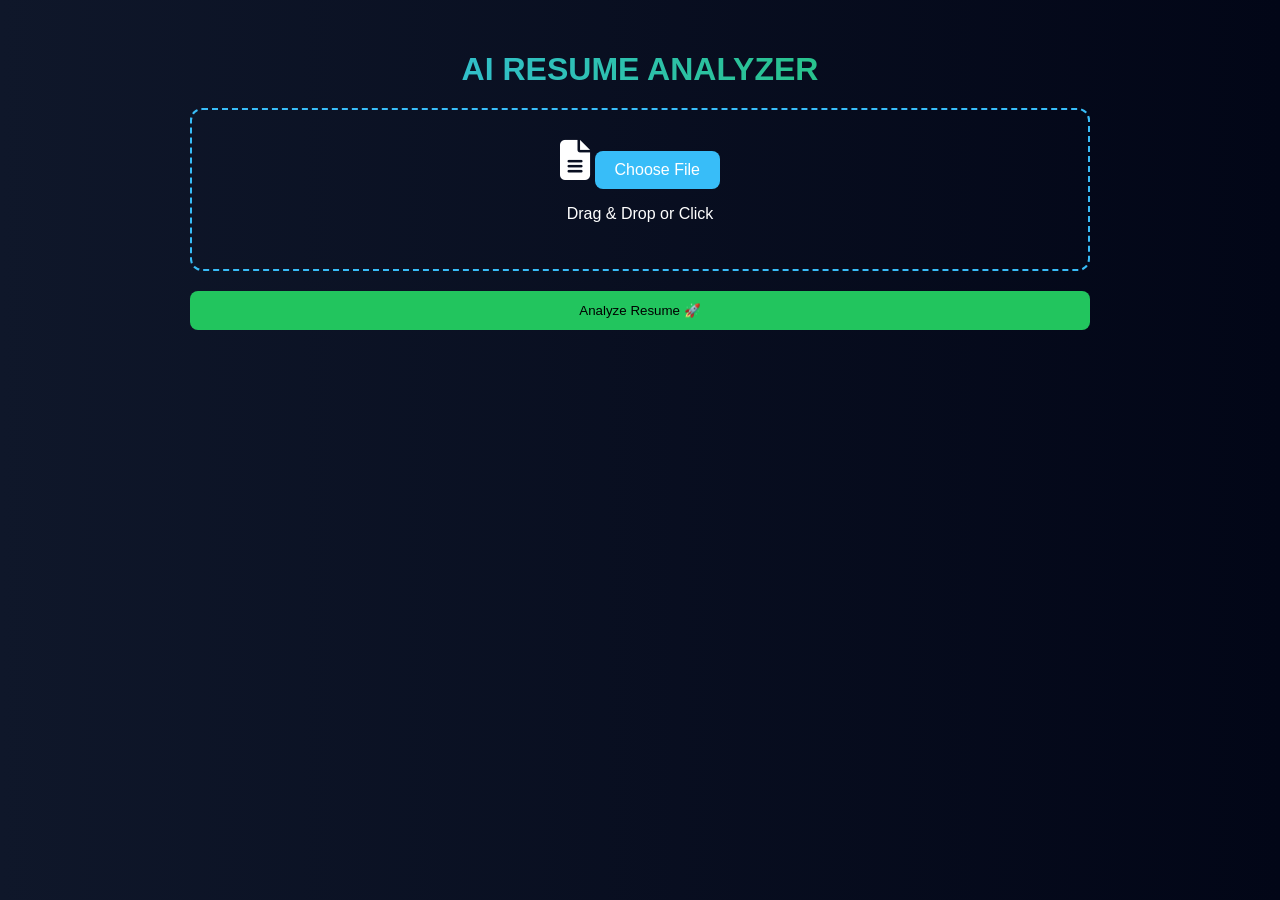
<file: gssoc2/index.html>
<!DOCTYPE html>
<html lang="en">
<head>
    <meta charset="UTF-8">
    <title>AI Resume Analyzer</title>
    <link rel="stylesheet" href="style.css">

    <link rel="stylesheet" href="https://cdnjs.cloudflare.com/ajax/libs/font-awesome/6.5.0/css/all.min.css">
</head>

<body>

<div class="container">

    <h1 class="title">AI RESUME ANALYZER</h1>

    <!-- UPLOAD -->
    <div class="upload-box">
        <i class="fa-solid fa-file-lines icon"></i>

        <label class="file-btn">
            Choose File
            <input type="file" id="resumeInput" hidden>
        </label>

        <p>Drag & Drop or Click</p>
    </div>

    <button id="analyzeBtn">Analyze Resume 🚀</button>

    <!-- ATS SCORE -->
    <div id="ats" class="card hidden">
        <h3>ATS Score</h3>

        <div class="progress-circle">
            <span>82%</span>
        </div>

        <div class="extra-info">
            <p>✔ Formatting Score: 80%</p>
            <p>✔ Keyword Match: 75%</p>
        </div>
    </div>

    <!-- LOWER SECTION -->
    <div class="bottom-section hidden" id="bottomSection">

        <!-- KEYWORDS -->
        <div class="card">
            <h3>Keywords Match</h3>

            <div class="keyword-item">
                <span>Python</span>
                <div class="bar"><div style="width: 90%"></div></div>
            </div>

            <div class="keyword-item">
                <span>Machine Learning</span>
                <div class="bar"><div style="width: 75%"></div></div>
            </div>

            <div class="keyword-item">
                <span>Data Analysis</span>
                <div class="bar"><div style="width: 65%"></div></div>
            </div>
        </div>

        <!-- SUGGESTIONS -->
        <div class="card">
            <h3><i class="fa-solid fa-lightbulb"></i> Suggestions</h3>

            <div class="suggestion">
                <i class="fa-solid fa-check"></i>
                <p>Add more projects</p>
            </div>

            <div class="suggestion">
                <i class="fa-solid fa-check"></i>
                <p>Improve formatting</p>
            </div>

            <div class="suggestion">
                <i class="fa-solid fa-check"></i>
                <p>Use action verbs</p>
            </div>
        </div>

    </div>

</div>

<script src="script.js"></script>
</body>
</html>
</file>
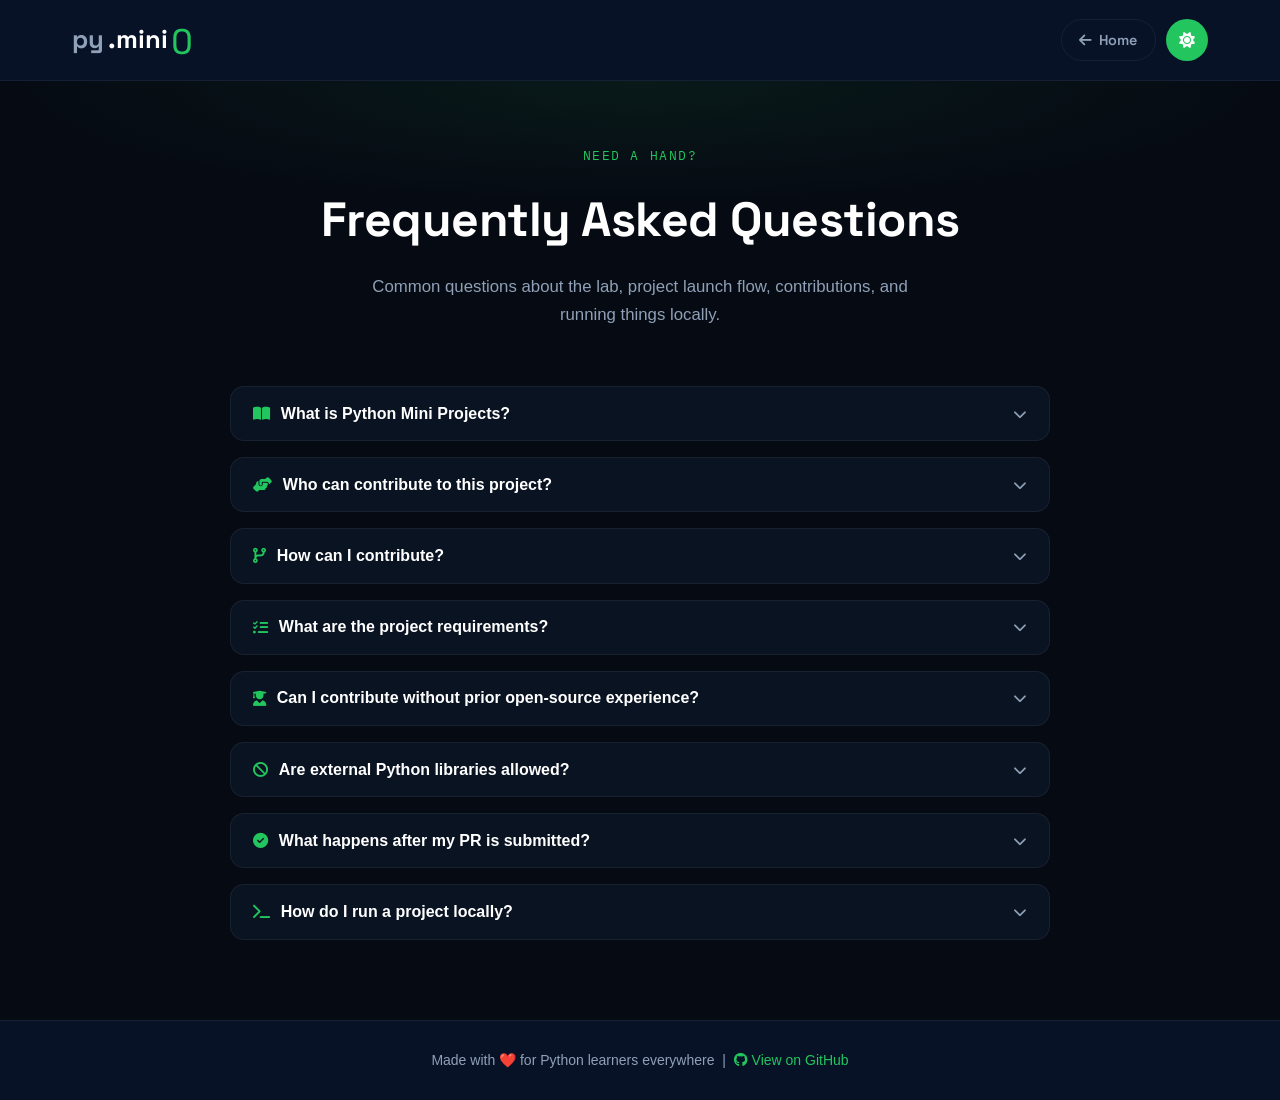
<file: web-app/faq.html>
<!DOCTYPE html>
<html lang="en">
<head>
    <meta charset="UTF-8">
    <meta name="viewport" content="width=device-width, initial-scale=1.0">
    <meta name="description" content="Frequently Asked Questions about Python Mini Projects — contributions, requirements, GSSoC participation, and running projects locally.">
    <meta name="color-scheme" content="dark light">
    <meta id="themeColorMeta" name="theme-color" content="#0f172a">
    <meta property="og:type" content="website">
    <meta property="og:url" content="https://steam-bell-92.github.io/python-mini-project/faq.html">
    <meta property="og:title" content="FAQ - Python Mini Projects">
    <meta property="og:description" content="Frequently Asked Questions about Python Mini Projects — contributions, requirements, GSSoC participation, and running projects locally.">
    <meta property="og:site_name" content="py.mini() lab">
    <meta name="twitter:card" content="summary_large_image">
    <meta name="twitter:url" content="https://steam-bell-92.github.io/python-mini-project/faq.html">
    <meta name="twitter:title" content="FAQ - Python Mini Projects">
    <meta name="twitter:description" content="Frequently Asked Questions about Python Mini Projects — contributions, requirements, GSSoC participation, and running projects locally.">
    <link rel="canonical" href="https://steam-bell-92.github.io/python-mini-project/faq.html">
    <title>FAQ - Python Mini Projects</title>
    <link rel="icon" href="assets/favicon.svg" type="image/svg+xml">
    <script type="application/ld+json">
    {"@context":"https://schema.org","@type":"FAQPage","name":"FAQ - py.mini() Lab","url":"https://steam-bell-92.github.io/python-mini-project/faq.html","publisher":{"@type":"Organization","name":"py.mini() lab"}}
    </script>
    <link rel="preconnect" href="https://fonts.googleapis.com">
    <link rel="preconnect" href="https://fonts.gstatic.com" crossorigin>
    <link href="https://fonts.googleapis.com/css2?family=IBM+Plex+Mono:wght@400;600&family=Space+Grotesk:wght@600;700&display=swap" rel="stylesheet">
    <link rel="stylesheet" href="https://cdnjs.cloudflare.com/ajax/libs/font-awesome/6.4.0/css/all.min.css">
    <style>
        :root {
            --bg-main:#060b13; --bg-card:#0a1322; --bg-header:#071227;
            --text-primary:#ffffff; --text-muted:#8fa0b7;
            --accent:#22c55e; --accent-dim:rgba(34,197,94,.12);
            --border:rgba(255,255,255,.06); --code-bg:#0d1b2a;
        }
        html[data-theme="light"] {
            --bg-main:#f8fafc; --bg-card:#ffffff; --bg-header:#ffffff;
            --text-primary:#0f172a; --text-muted:#475569;
            --accent:#16a34a; --accent-dim:rgba(22,163,74,.1);
            --border:#e2e8f0; --code-bg:#f1f5f9;
        }
        *,*::before,*::after{box-sizing:border-box;margin:0;padding:0}
        body{background:var(--bg-main);color:var(--text-primary);font-family:'Segoe UI',Roboto,sans-serif;line-height:1.7;transition:background .3s,color .3s}

        /* Header */
        .faq-header{background:var(--bg-header);border-bottom:1px solid var(--border);position:sticky;top:0;z-index:1000;transition:background .3s,border-color .3s}
        .header-inner{max-width:1200px;margin:0 auto;padding:0 2rem;height:80px;display:flex;justify-content:space-between;align-items:center;gap:1rem}
        .logo-wrap{display:flex;align-items:center;gap:4px;text-decoration:none;font-family:'Space Grotesk',sans-serif;font-size:1.6rem;font-weight:700}
        .logo-py{color:var(--text-muted)} .logo-mini{color:var(--text-primary)} .logo-parens{color:var(--accent)}
        .header-controls{display:flex;align-items:center;gap:10px}
        .btn-back,.btn-theme{height:42px;display:inline-flex;align-items:center;justify-content:center;border-radius:50px;cursor:pointer;font-family:'Space Grotesk',sans-serif;font-weight:600;font-size:.9rem;transition:all .2s ease;text-decoration:none;border:1px solid var(--border)}
        .btn-back{padding:0 1.1rem;background:transparent;color:var(--text-muted);gap:.45rem}
        .btn-back:hover{color:var(--accent);border-color:var(--accent);transform:translateY(-1px)}
        .btn-theme{width:42px;background:var(--accent);color:#fff;border-color:transparent;font-size:1rem}
        .btn-theme:hover{transform:translateY(-2px) scale(1.07)}

        /* Hero */
        .faq-hero{text-align:center;padding:4rem 1rem 2.5rem;position:relative}
        .faq-hero::before{content:'';position:absolute;inset:0;background:radial-gradient(ellipse 70% 60% at 50% 0%,rgba(34,197,94,.08) 0%,transparent 70%);pointer-events:none}
        .hero-kicker{font-family:'IBM Plex Mono',monospace;font-size:.82rem;color:var(--accent);letter-spacing:.12em;text-transform:uppercase;margin-bottom:.75rem}
        .hero-title{font-family:'Space Grotesk',sans-serif;font-size:clamp(2rem,5vw,3rem);font-weight:700;letter-spacing:-.5px;margin-bottom:.75rem}
        .hero-sub{color:var(--text-muted);font-size:1.05rem;max-width:540px;margin:0 auto}

        /* Main */
        .faq-main{max-width:860px;margin:0 auto;padding:1rem 1.25rem 5rem}
        .faq-grid{display:grid;gap:1rem}

        /* Cards */
        .faq-card{background:var(--bg-card);border:1px solid var(--border);border-radius:14px;overflow:hidden;transition:border-color .2s,box-shadow .2s}
        .faq-card:hover{border-color:rgba(34,197,94,.3);box-shadow:0 4px 20px rgba(34,197,94,.07)}
        .faq-card.open{border-color:var(--accent)}
        .faq-trigger{width:100%;display:flex;align-items:center;justify-content:space-between;gap:1rem;padding:1.1rem 1.4rem;background:transparent;border:none;cursor:pointer;text-align:left;color:var(--text-primary);font-size:1rem;font-weight:600;font-family:inherit;transition:background .2s}
        .faq-trigger:hover{background:var(--accent-dim)}
        .faq-card.open .faq-trigger{background:var(--accent-dim)}
        .faq-label{display:flex;align-items:center;gap:.65rem}
        .faq-label i{color:var(--accent);font-size:.95rem;flex-shrink:0}
        .faq-icon i{color:var(--text-muted);transition:transform .3s ease;font-size:.85rem;flex-shrink:0}
        .faq-card.open .faq-icon i{transform:rotate(180deg);color:var(--accent)}
        .faq-panel{max-height:0;overflow:hidden;transition:max-height .35s ease,padding .25s ease;padding:0 1.4rem}
        .faq-card.open .faq-panel{max-height:600px;padding:0 1.4rem 1.2rem}
        .faq-panel p{color:var(--text-muted);font-size:.97rem;margin-bottom:.75rem}
        .faq-panel p:last-child{margin-bottom:0}
        .faq-panel ul{color:var(--text-muted);font-size:.97rem;padding-left:1.4rem;margin-bottom:.75rem}
        .faq-panel li{margin-bottom:.35rem}
        .faq-panel pre{background:var(--code-bg);border:1px solid var(--border);border-left:3px solid var(--accent);border-radius:8px;padding:.75rem 1rem;margin:.6rem 0;overflow-x:auto}
        .faq-panel code{font-family:'IBM Plex Mono',monospace;font-size:.85rem;color:var(--accent)}

        /* Footer */
        .faq-footer{background:var(--bg-header);border-top:1px solid var(--border);text-align:center;padding:1.75rem 1rem;font-size:.875rem;color:var(--text-muted);transition:background .3s,border-color .3s}
        .faq-footer a{color:var(--accent);text-decoration:none;transition:opacity .2s}
        .faq-footer a:hover{opacity:.75}

        @media(max-width:600px){
            .header-inner{padding:0 1rem;height:68px}
            .logo-wrap{font-size:1.3rem}
            .btn-back span{display:none}
        }
    </style>
</head>
<body>

    <header class="faq-header">
        <div class="header-inner">
            <a href="index.html" class="logo-wrap">
                <span class="logo-py">py</span>
                <span class="logo-mini">.mini</span>
                <span class="logo-parens">()</span>
            </a>
            <div class="header-controls">
                <a href="index.html" class="btn-back">
                    <i class="fas fa-arrow-left"></i>
                    <span>Home</span>
                </a>
                <button type="button" class="btn-theme" id="themeToggle" aria-label="Toggle theme">
                    <i class="fas fa-sun" id="themeIcon"></i>
                </button>
            </div>
        </div>
    </header>

    <div class="faq-hero">
        <p class="hero-kicker">Need a hand?</p>
        <h1 class="hero-title">Frequently Asked Questions</h1>
        <p class="hero-sub">Common questions about the lab, project launch flow, contributions, and running things locally.</p>
    </div>

    <main class="faq-main">
        <div class="faq-grid">

            <article class="faq-card">
                <button class="faq-trigger" aria-expanded="false" aria-controls="faq-panel-1" id="faq-button-1">
                    <span class="faq-label"><i class="fas fa-book-open" aria-hidden="true"></i> What is Python Mini Projects?</span>
                    <span class="faq-icon"><i class="fas fa-chevron-down" aria-hidden="true"></i></span>
                </button>
                <div id="faq-panel-1" class="faq-panel" role="region" aria-labelledby="faq-button-1">
                    <p>Python Mini Projects is a GSSoC-approved open-source project designed to make learning Python fun, practical, and beginner-friendly through interactive mini projects.</p>
                    <p>Perfect for students, beginners, and anyone who wants to build fun projects while learning Python.</p>
                </div>
            </article>

            <article class="faq-card">
                <button class="faq-trigger" aria-expanded="false" aria-controls="faq-panel-2" id="faq-button-2">
                    <span class="faq-label"><i class="fas fa-hands-helping" aria-hidden="true"></i> Who can contribute to this project?</span>
                    <span class="faq-icon"><i class="fas fa-chevron-down" aria-hidden="true"></i></span>
                </button>
                <div id="faq-panel-2" class="faq-panel" role="region" aria-labelledby="faq-button-2">
                    <p>Currently, contributions are open only to officially approved GSSoC participants.</p>
                </div>
            </article>

            <article class="faq-card">
                <button class="faq-trigger" aria-expanded="false" aria-controls="faq-panel-3" id="faq-button-3">
                    <span class="faq-label"><i class="fas fa-code-branch" aria-hidden="true"></i> How can I contribute?</span>
                    <span class="faq-icon"><i class="fas fa-chevron-down" aria-hidden="true"></i></span>
                </button>
                <div id="faq-panel-3" class="faq-panel" role="region" aria-labelledby="faq-button-3">
                    <p>You can:</p>
                    <ul>
                        <li>work on existing issues</li>
                        <li>create a new issue (after checking for duplicates)</li>
                        <li>comment under the issue to get assigned</li>
                    </ul>
                    <p>A project admin will review and assign the issue.</p>
                </div>
            </article>

            <article class="faq-card">
                <button class="faq-trigger" aria-expanded="false" aria-controls="faq-panel-4" id="faq-button-4">
                    <span class="faq-label"><i class="fas fa-list-check" aria-hidden="true"></i> What are the project requirements?</span>
                    <span class="faq-icon"><i class="fas fa-chevron-down" aria-hidden="true"></i></span>
                </button>
                <div id="faq-panel-4" class="faq-panel" role="region" aria-labelledby="faq-button-4">
                    <ul>
                        <li>Python 3.10+</li>
                        <li>Standard library only (no external dependencies)</li>
                        <li>Zero setup required</li>
                        <li>Cross-platform support (Windows, macOS, Linux)</li>
                    </ul>
                </div>
            </article>

            <article class="faq-card">
                <button class="faq-trigger" aria-expanded="false" aria-controls="faq-panel-5" id="faq-button-5">
                    <span class="faq-label"><i class="fas fa-user-graduate" aria-hidden="true"></i> Can I contribute without prior open-source experience?</span>
                    <span class="faq-icon"><i class="fas fa-chevron-down" aria-hidden="true"></i></span>
                </button>
                <div id="faq-panel-5" class="faq-panel" role="region" aria-labelledby="faq-button-5">
                    <p>Yes. This project is beginner-friendly and a great place to start contributing to open source.</p>
                </div>
            </article>

            <article class="faq-card">
                <button class="faq-trigger" aria-expanded="false" aria-controls="faq-panel-6" id="faq-button-6">
                    <span class="faq-label"><i class="fas fa-ban" aria-hidden="true"></i> Are external Python libraries allowed?</span>
                    <span class="faq-icon"><i class="fas fa-chevron-down" aria-hidden="true"></i></span>
                </button>
                <div id="faq-panel-6" class="faq-panel" role="region" aria-labelledby="faq-button-6">
                    <p>No. Only Python standard libraries are allowed in this project.</p>
                </div>
            </article>

            <article class="faq-card">
                <button class="faq-trigger" aria-expanded="false" aria-controls="faq-panel-7" id="faq-button-7">
                    <span class="faq-label"><i class="fas fa-check-circle" aria-hidden="true"></i> What happens after my PR is submitted?</span>
                    <span class="faq-icon"><i class="fas fa-chevron-down" aria-hidden="true"></i></span>
                </button>
                <div id="faq-panel-7" class="faq-panel" role="region" aria-labelledby="faq-button-7">
                    <p>After your PR is reviewed and merged, your contribution points will be updated on your GSSoC profile within approximately 20–24 hours.</p>
                </div>
            </article>

            <article class="faq-card">
                <button class="faq-trigger" aria-expanded="false" aria-controls="faq-panel-8" id="faq-button-8">
                    <span class="faq-label"><i class="fas fa-terminal" aria-hidden="true"></i> How do I run a project locally?</span>
                    <span class="faq-icon"><i class="fas fa-chevron-down" aria-hidden="true"></i></span>
                </button>
                <div id="faq-panel-8" class="faq-panel" role="region" aria-labelledby="faq-button-8">
                    <p>Clone the repository:</p>
                    <pre><code>git clone https://github.com/YOUR_USERNAME/python-mini-project.git</code></pre>
                    <p>Then serve it:</p>
                    <pre><code>cd web-app
python -m http.server 5500</code></pre>
                    <p>Or with Node.js live-server:</p>
                    <pre><code>npm install -g live-server
cd web-app
live-server</code></pre>
                </div>
            </article>

        </div>
    </main>

    <footer class="faq-footer">
        <p>Made with ❤️ for Python learners everywhere &nbsp;|&nbsp;
            <a href="https://github.com/steam-bell-92/python-mini-project" target="_blank" rel="noopener noreferrer">
                <i class="fab fa-github"></i> View on GitHub
            </a>
        </p>
    </footer>

    <script>
        const html      = document.documentElement;
        const themeBtn  = document.getElementById('themeToggle');
        const themeIcon = document.getElementById('themeIcon');

        function applyTheme(t) {
            if (t === 'light') {
                html.setAttribute('data-theme', 'light');
                themeIcon.className = 'fas fa-moon';
                themeBtn.setAttribute('aria-label', 'Switch to dark mode');
            } else {
                html.removeAttribute('data-theme');
                themeIcon.className = 'fas fa-sun';
                themeBtn.setAttribute('aria-label', 'Switch to light mode');
            }
            localStorage.setItem('theme', t);
        }

        applyTheme(localStorage.getItem('theme') || 'dark');
        themeBtn.addEventListener('click', () => {
            applyTheme(html.getAttribute('data-theme') === 'light' ? 'dark' : 'light');
        });

        function closeAll() {
            document.querySelectorAll('.faq-card.open').forEach(card => {
                card.classList.remove('open');
                card.querySelector('.faq-trigger').setAttribute('aria-expanded', 'false');
            });
        }

        document.querySelectorAll('.faq-trigger').forEach(btn => {
            btn.addEventListener('click', () => {
                const card   = btn.closest('.faq-card');
                const isOpen = card.classList.contains('open');
                closeAll();
                if (!isOpen) {
                    card.classList.add('open');
                    btn.setAttribute('aria-expanded', 'true');
                }
            });
            btn.addEventListener('keydown', e => {
                if (e.key === 'Enter' || e.key === ' ') { e.preventDefault(); btn.click(); }
            });
        });
    </script>

</body>
</html>
</file>
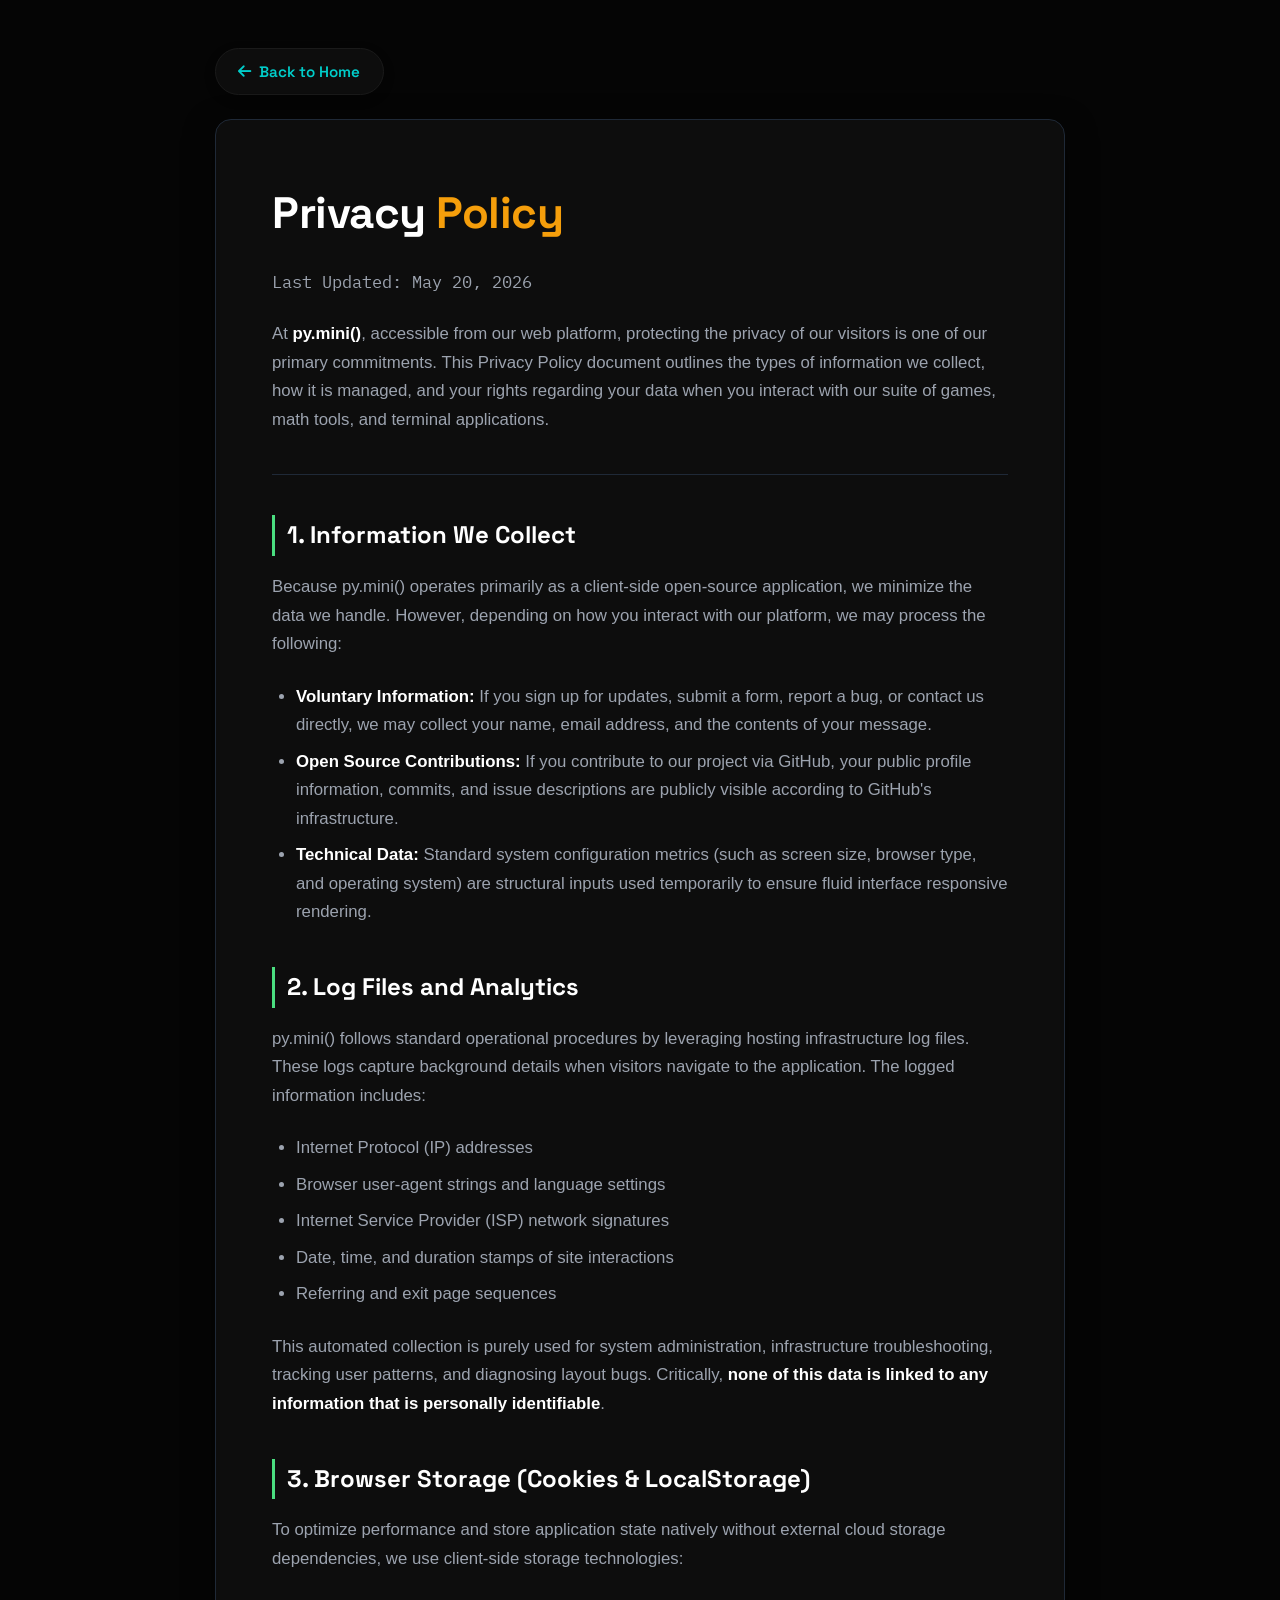
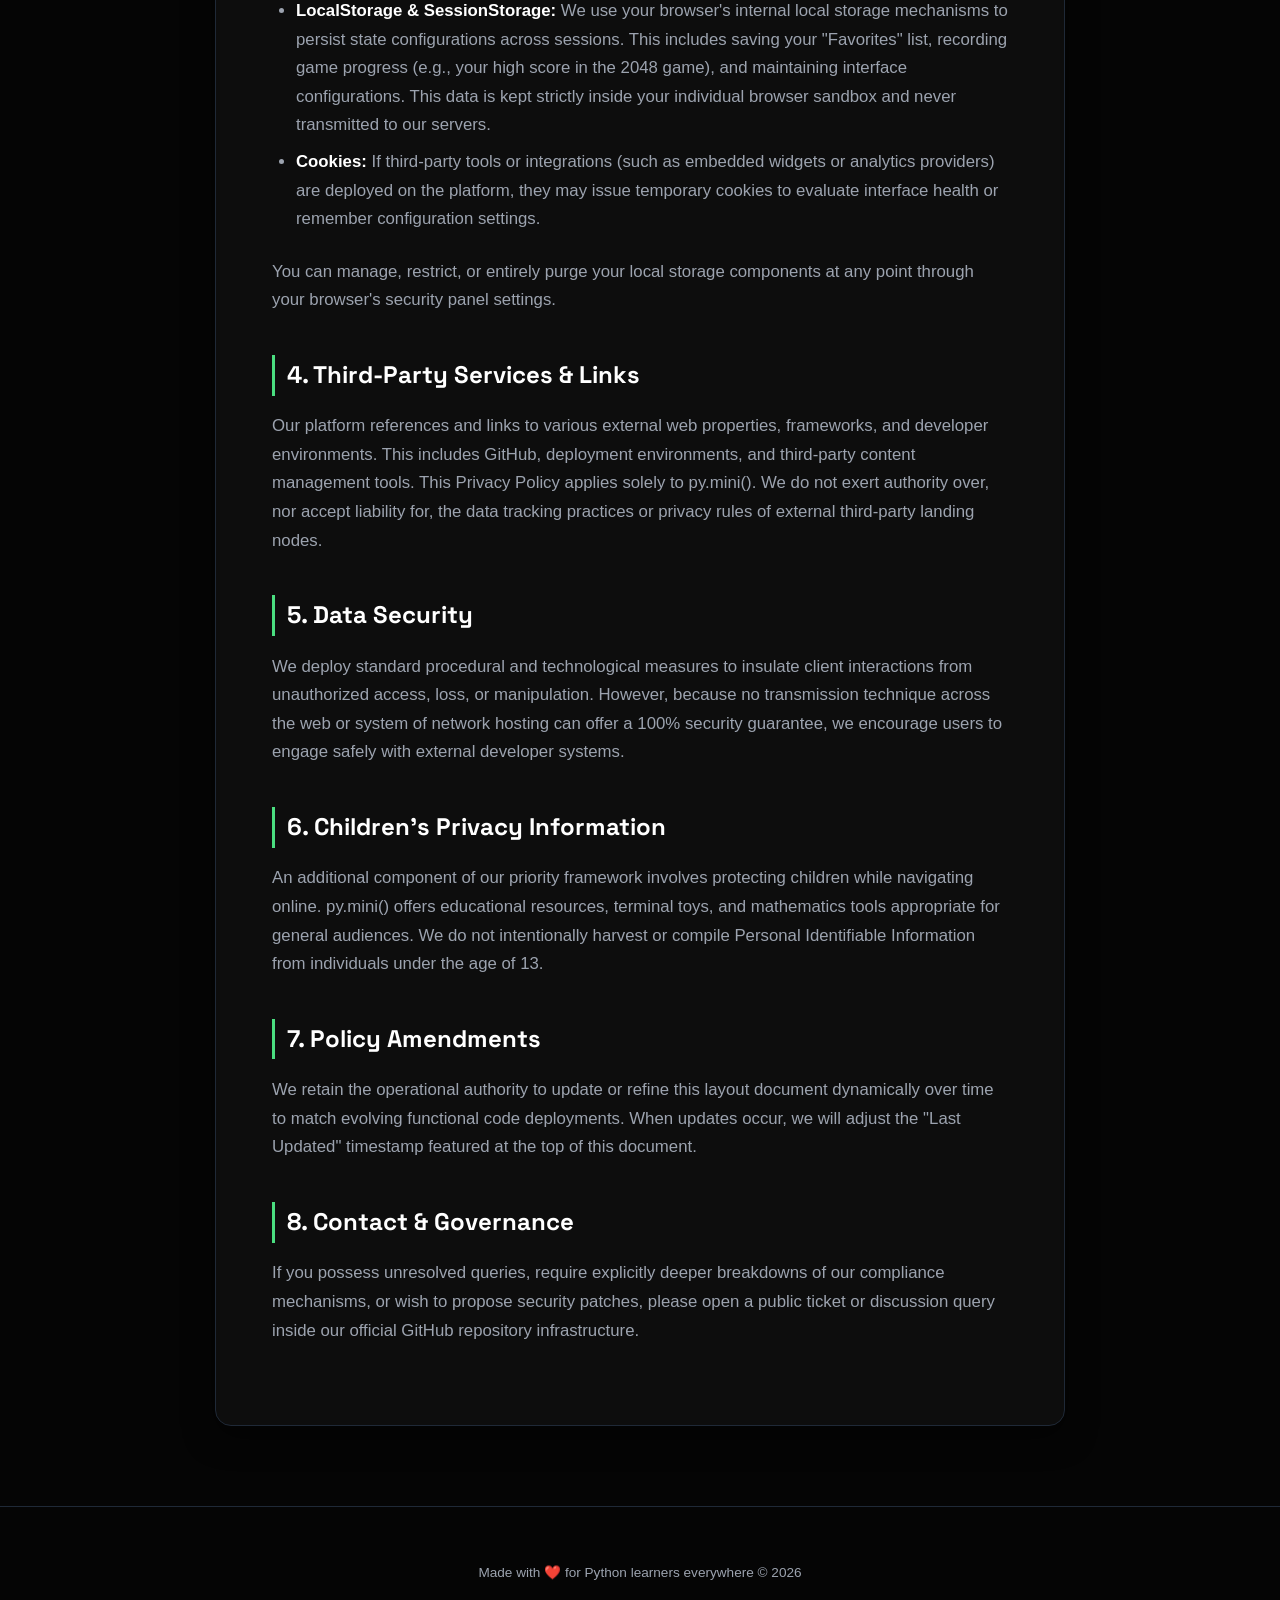
<file: web-app/privacy-policy.html>
<!DOCTYPE html>
<html lang="en">
<head>
    <meta charset="UTF-8">
    <meta name="viewport" content="width=device-width, initial-scale=1.0">
    <meta name="description" content="Read the Privacy Policy of py.mini(). Learn how we protect user privacy, minimize data tracking, and store state natively in local storage.">
    
    <meta property="og:type" content="website">
    <meta property="og:url" content="https://steam-bell-92.github.io/python-mini-project/privacy-policy.html">
    <meta property="og:title" content="Privacy Policy - py.mini() Lab">
    <meta property="og:description" content="Read the Privacy Policy of py.mini(). Learn how we protect user privacy, minimize data tracking, and store state natively in local storage.">
    <meta property="og:site_name" content="py.mini() lab">

    <meta name="twitter:card" content="summary_large_image">
    <meta name="twitter:url" content="https://steam-bell-92.github.io/python-mini-project/privacy-policy.html">
    <meta name="twitter:title" content="Privacy Policy - py.mini() Lab">
    <meta name="twitter:description" content="Read the Privacy Policy of py.mini(). Learn how we protect user privacy, minimize data tracking, and store state natively in local storage.">
    <link rel="canonical" href="https://steam-bell-92.github.io/python-mini-project/privacy-policy.html">

    <title>Privacy Policy - py.mini() Lab</title>
    <link rel="icon" href="assets/favicon.svg" type="image/svg+xml">
    
    <script type="application/ld+json">
    {
      "@context": "https://schema.org",
      "@type": "WebPage",
      "name": "Privacy Policy - py.mini() Lab",
      "description": "Read the Privacy Policy of py.mini(). Learn how we protect user privacy, minimize data tracking, and store state natively in local storage.",
      "url": "https://steam-bell-92.github.io/python-mini-project/privacy-policy.html",
      "publisher": {
        "@type": "Organization",
                "name": "py.mini() lab"
      }
    }
    </script>

    <link rel="preconnect" href="https://fonts.googleapis.com">
    <link rel="preconnect" href="https://fonts.gstatic.com" crossorigin>
    <link href="https://fonts.googleapis.com/css2?family=IBM+Plex+Mono:wght@400;600&family=Space+Grotesk:wght@600;700&display=swap" rel="stylesheet">
    <link rel="stylesheet" href="https://cdnjs.cloudflare.com/ajax/libs/font-awesome/6.4.0/css/all.min.css">

    <style>
        /* ==========================================================================
           COLOR TOKENS & ROOT STYLES
           ========================================================================== */
        :root {
            --bg-main: #050505;       
            --bg-card: #0d0d0d;       
            --text-primary: #ffffff;
            --text-muted: #9ca3af;    
            --accent-green: #4ade80;  
            --accent-orange: #f59e0b; 
            --accent-cyan: #00cecb;    /* Specific Cyan tint from the target image */
            --border-color: #1f2937;  
            --header-bg: #050505;
            --btn-bg: #0d0d0d;
            --btn-border: #1a1a1a;
        }

        /* ==========================================================================
           DYNAMIC LIGHT THEME STATE
           ========================================================================== */
        html[data-theme="light"], body.light-mode {
            --bg-main: #f8fafc;       
            --bg-card: #ffffff;       
            --text-primary: #0f172a;  
            --text-muted: #475569;    
            --border-color: #e2e8f0;  
            --accent-green: #16a34a;  
            --accent-orange: #d97706;
            --accent-cyan: #008482;
            --header-bg: #ffffff;
            --btn-bg: #ffffff;
            --btn-border: #e2e8f0;
        }

        body {
            background-color: var(--bg-main);
            color: var(--text-primary);
            font-family: 'Segoe UI', Roboto, sans-serif;
            margin: 0;
            padding: 0;
            line-height: 1.7;
            transition: background-color 0.3s ease, color 0.3s ease;
        }

        .logo-py { color: var(--accent-orange); } 
        .logo-mini { color: var(--text-primary); }
        .logo-parens { color: var(--accent-green); }

        .controls-row {
            display: flex;
            align-items: center;
            gap: 14px;
        }

        .theme-toggle-btn {
            width: 48px;
            height: 48px;
            display: inline-flex;
            align-items: center;
            justify-content: center;
            border-radius: 50px;
            cursor: pointer;
            transition: all 0.25s ease;
            border: none;
            background: var(--accent-green);
            color: #050505; 
            font-size: 1.1rem;
        }

        html[data-theme="light"] .theme-toggle-btn, body.light-mode .theme-toggle-btn {
            color: #ffffff;
        }

        .theme-toggle-btn:hover {
            transform: translateY(-2px) scale(1.05);
        }

        /* ==========================================================================
           MAIN CONTENT AND NEW PILL BACK BUTTON
           ========================================================================== */
        .privacy-wrapper {
            padding: 3rem 1rem 5rem 1rem;
            display: flex;
            flex-direction: column;
            align-items: center;
        }

        .content-container {
            max-width: 850px;
            width: 100%;
            display: flex;
            flex-direction: column;
            gap: 1.5rem;
        }

        /* Exact layout and style matching reference image */
        .back-home-pill {
            align-self: flex-start;
            background-color: var(--btn-bg);
            border: 1px solid var(--btn-border);
            color: var(--accent-cyan);
            padding: 0.6rem 1.4rem;
            border-radius: 50px;
            font-family: 'Space Grotesk', sans-serif;
            font-weight: 600;
            font-size: 0.95rem;
            text-decoration: none;
            display: inline-flex;
            align-items: center;
            gap: 8px;
            box-shadow: 0 4px 12px rgba(0, 0, 0, 0.2);
            transition: all 0.2s ease-in-out;
        }

        .back-home-pill:hover {
            transform: translateY(-2px);
            border-color: var(--accent-cyan);
            box-shadow: 0 6px 16px rgba(0, 206, 203, 0.15);
        }

        .privacy-card {
            background-color: var(--bg-card);
            width: 100%;
            padding: 3.5rem;
            border-radius: 16px;
            border: 1px solid var(--border-color);
            box-shadow: 0 10px 30px rgba(0, 0, 0, 0.5);
            transition: background-color 0.3s ease, border-color 0.3s ease;
            box-sizing: border-box;
        }

        .privacy-card h1 {
            font-family: 'Space Grotesk', sans-serif;
            font-size: 2.75rem;
            margin-top: 0;
            margin-bottom: 0.5rem;
            letter-spacing: -0.5px;
        }

        .title-accent {
            color: var(--accent-orange);
        }

        .last-updated {
            color: var(--accent-green);
            font-size: 0.9rem;
            font-family: 'IBM Plex Mono', monospace;
            margin-bottom: 2.5rem;
        }

        .divider {
            border: 0;
            height: 1px;
            background: var(--border-color);
            margin: 2.5rem 0;
        }

        .privacy-card h2 {
            font-family: 'Space Grotesk', sans-serif;
            color: var(--text-primary);
            font-size: 1.5rem;
            margin-top: 2.5rem;
            margin-bottom: 1rem;
            border-left: 3px solid var(--accent-green);
            padding-left: 12px;
        }

        .privacy-card p, .privacy-card ul {
            color: var(--text-muted);
            font-size: 1.05rem;
            margin-bottom: 1.5rem;
        }

        .privacy-card ul { padding-left: 1.5rem; }
        .privacy-card li { margin-bottom: 0.5rem; }
        .privacy-card strong { color: var(--text-primary); }

        /* ==========================================================================
           FOOTER BASE
           ========================================================================== */
        .privacy-footer {
            text-align: center;
            padding: 2.5rem;
            color: var(--text-muted);
            font-size: 0.85rem;
            border-top: 1px solid var(--border-color);
        }

        /* ==========================================================================
           RESPONSIVE STRUCTURAL TWEAKS
           ========================================================================== */
        @media (max-width: 768px) {
            .privacy-card { padding: 2.5rem 1.5rem; }
            .privacy-card h1 { font-size: 2.25rem; }
            .header-container { padding: 0 1rem; }
            .logo-wrap { font-size: 1.6rem; }
        }
    </style>
</head>
<body>
    <main class="privacy-wrapper">
        <div class="content-container">
            <a href="index.html" class="back-home-pill">
                <i class="fas fa-arrow-left"></i> Back to Home
            </a>

            <article class="privacy-card">
                <h1>Privacy <span class="title-accent">Policy</span></h1>
                <p class="last-updated">Last Updated: May 20, 2026</p>
                
                <p>At <strong>py.mini()</strong>, accessible from our web platform, protecting the privacy of our visitors is one of our primary commitments. This Privacy Policy document outlines the types of information we collect, how it is managed, and your rights regarding your data when you interact with our suite of games, math tools, and terminal applications.</p>
                
                <hr class="divider">

                <section>
                    <h2>1. Information We Collect</h2>
                    <p>Because py.mini() operates primarily as a client-side open-source application, we minimize the data we handle. However, depending on how you interact with our platform, we may process the following:</p>
                    <ul>
                        <li><strong>Voluntary Information:</strong> If you sign up for updates, submit a form, report a bug, or contact us directly, we may collect your name, email address, and the contents of your message.</li>
                        <li><strong>Open Source Contributions:</strong> If you contribute to our project via GitHub, your public profile information, commits, and issue descriptions are publicly visible according to GitHub's infrastructure.</li>
                        <li><strong>Technical Data:</strong> Standard system configuration metrics (such as screen size, browser type, and operating system) are structural inputs used temporarily to ensure fluid interface responsive rendering.</li>
                    </ul>
                </section>

                <section>
                    <h2>2. Log Files and Analytics</h2>
                    <p>py.mini() follows standard operational procedures by leveraging hosting infrastructure log files. These logs capture background details when visitors navigate to the application. The logged information includes:</p>
                    <ul>
                        <li>Internet Protocol (IP) addresses</li>
                        <li>Browser user-agent strings and language settings</li>
                        <li>Internet Service Provider (ISP) network signatures</li>
                        <li>Date, time, and duration stamps of site interactions</li>
                        <li>Referring and exit page sequences</li>
                    </ul>
                    <p>This automated collection is purely used for system administration, infrastructure troubleshooting, tracking user patterns, and diagnosing layout bugs. Critically, <strong>none of this data is linked to any information that is personally identifiable</strong>.</p>
                </section>

                <section>
                    <h2>3. Browser Storage (Cookies & LocalStorage)</h2>
                    <p>To optimize performance and store application state natively without external cloud storage dependencies, we use client-side storage technologies:</p>
                    <ul>
                        <li><strong>LocalStorage & SessionStorage:</strong> We use your browser's internal local storage mechanisms to persist state configurations across sessions. This includes saving your "Favorites" list, recording game progress (e.g., your high score in the 2048 game), and maintaining interface configurations. This data is kept strictly inside your individual browser sandbox and never transmitted to our servers.</li>
                        <li><strong>Cookies:</strong> If third-party tools or integrations (such as embedded widgets or analytics providers) are deployed on the platform, they may issue temporary cookies to evaluate interface health or remember configuration settings.</li>
                    </ul>
                    <p>You can manage, restrict, or entirely purge your local storage components at any point through your browser's security panel settings.</p>
                </section>

                <section>
                    <h2>4. Third-Party Services & Links</h2>
                    <p>Our platform references and links to various external web properties, frameworks, and developer environments. This includes GitHub, deployment environments, and third-party content management tools. This Privacy Policy applies solely to py.mini(). We do not exert authority over, nor accept liability for, the data tracking practices or privacy rules of external third-party landing nodes.</p>
                </section>

                <section>
                    <h2>5. Data Security</h2>
                    <p>We deploy standard procedural and technological measures to insulate client interactions from unauthorized access, loss, or manipulation. However, because no transmission technique across the web or system of network hosting can offer a 100% security guarantee, we encourage users to engage safely with external developer systems.</p>
                </section>

                <section>
                    <h2>6. Children's Privacy Information</h2>
                    <p>An additional component of our priority framework involves protecting children while navigating online. py.mini() offers educational resources, terminal toys, and mathematics tools appropriate for general audiences. We do not intentionally harvest or compile Personal Identifiable Information from individuals under the age of 13.</p>
                </section>

                <section>
                    <h2>7. Policy Amendments</h2>
                    <p>We retain the operational authority to update or refine this layout document dynamically over time to match evolving functional code deployments. When updates occur, we will adjust the "Last Updated" timestamp featured at the top of this document.</p>
                </section>

                <section>
                    <h2>8. Contact & Governance</h2>
                    <p>If you possess unresolved queries, require explicitly deeper breakdowns of our compliance mechanisms, or wish to propose security patches, please open a public ticket or discussion query inside our official GitHub repository infrastructure.</p>
                </section>
            </article>
        </div>
    </main>

    <footer class="privacy-footer">
        <p>Made with ❤️ for Python learners everywhere &copy; 2026</p>
    </footer>

    <script>
        const themeToggleBtn = document.getElementById('privacyThemeToggle');
        const themeIcon = document.getElementById('themeIcon');
        const htmlElement = document.documentElement;

        function initTheme() {
            const savedTheme = localStorage.getItem('theme') || 'dark';
            applyTheme(savedTheme);
        }

        function applyTheme(theme) {
            if (theme === 'light') {
                htmlElement.setAttribute('data-theme', 'light');
                document.body.classList.add('light-mode');
                themeIcon.className = 'fas fa-moon'; 
            } else {
                htmlElement.removeAttribute('data-theme');
                document.body.classList.remove('light-mode');
                themeIcon.className = 'fas fa-sun'; 
            }
            localStorage.setItem('theme', theme);
        }

        themeToggleBtn.addEventListener('click', () => {
            const currentTheme = htmlElement.getAttribute('data-theme') === 'light' ? 'light' : 'dark';
            const nextTheme = currentTheme === 'dark' ? 'light' : 'dark';
            applyTheme(nextTheme);
        });

        initTheme();
    </script>
</body>
</html>
</file>
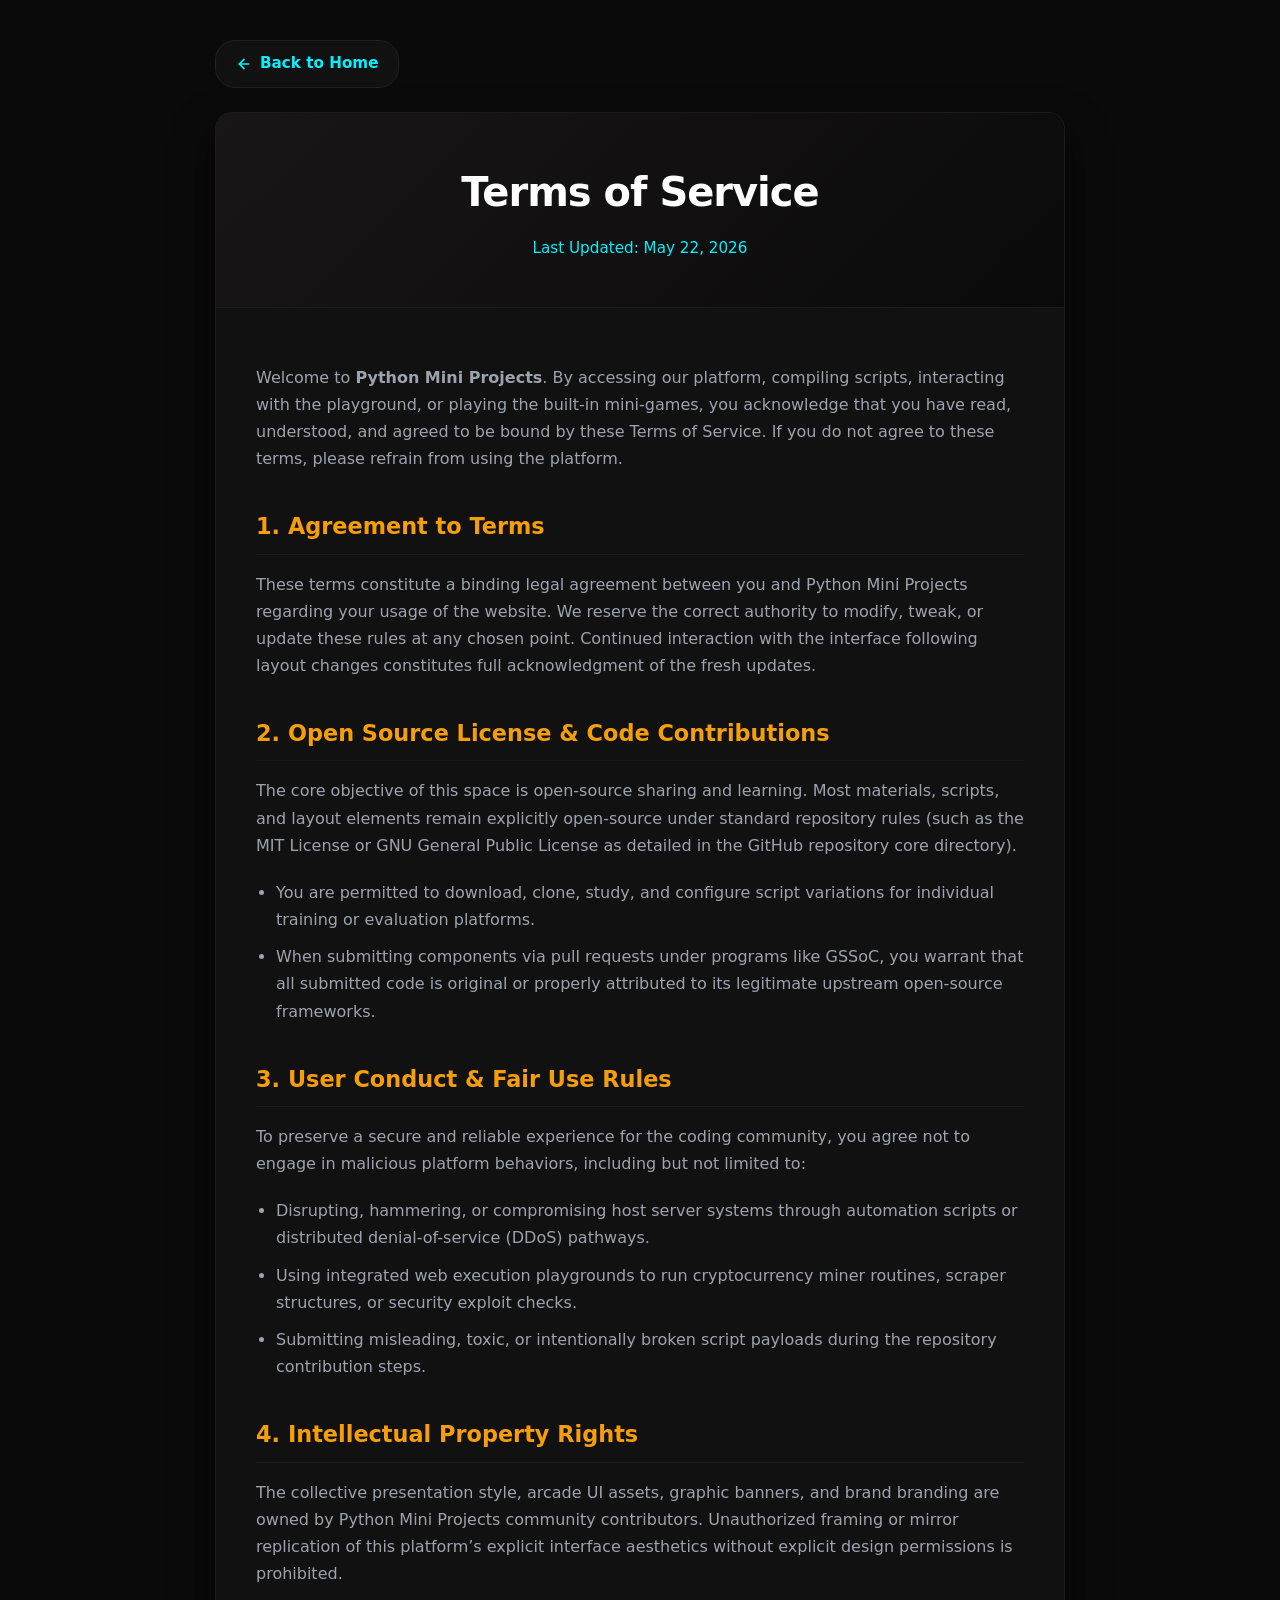
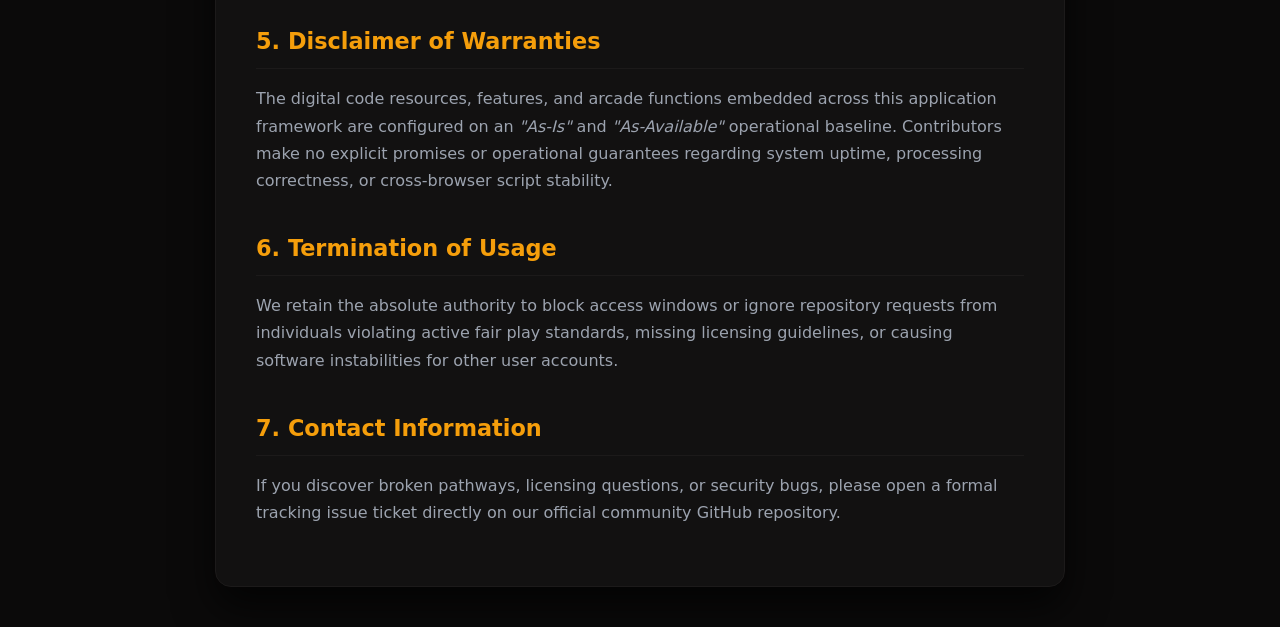
<file: web-app/terms-condition.html>
<!DOCTYPE html>
<html lang="en">
<head>
    <meta charset="UTF-8">
    <meta name="viewport" content="width=device-width, initial-scale=1.0">
    <title>Terms of Service - Python Mini Projects</title>
    <style>
        /* Base Layout & Exact Homepage Match Theme Colors */
        body {
            background-color: #0b0a0a; /* Exact homepage dark background color */
            color: #d1d5db;
            font-family: 'Segoe UI', system-ui, -apple-system, sans-serif;
            margin: 0;
            padding: 0;
            line-height: 1.7;
        }

        .tos-container {
            max-width: 850px;
            margin: 40px auto;
            padding: 0 20px;
        }

        /* Top Action Bar containing the Navigation Button */
        .action-bar {
            margin-bottom: 24px;
        }

        .btn-back {
            display: inline-flex;
            align-items: center;
            gap: 8px;
            background-color: #121111; /* Matches dark button background */
            color: #00f2fe; /* Highlighting arcade cyan/mint hue from the navbar button */
            text-decoration: none;
            padding: 10px 20px;
            border-radius: 20px; /* Rounded pill shape matching your top nav buttons */
            font-size: 0.95rem;
            font-weight: 600;
            border: 1px solid #221f1f;
            transition: all 0.2s ease-in-out;
        }

        .btn-back:hover {
            background-color: #00f2fe;
            color: #0b0a0a;
            border-color: #00f2fe;
            box-shadow: 0 0 15px rgba(0, 242, 254, 0.4);
            transform: translateX(-2px);
        }

        /* Card Container matching the homepage grid items layout */
        .tos-card {
            background: #121111; /* Matches the exact grid project card background */
            border: 1px solid #1c1a1a; /* Subtle separator borders */
            border-radius: 16px;
            overflow: hidden;
            box-shadow: 0 20px 40px rgba(0, 0, 0, 0.7);
        }

        .tos-header {
            background: linear-gradient(135deg, #181616 0%, #0b0a0a 100%);
            padding: 45px 40px;
            border-bottom: 1px solid #1c1a1a;
            text-align: center;
        }

        .tos-header h1 {
            color: #ffffff;
            font-size: 2.5rem;
            margin: 0 0 10px 0;
            font-weight: 700;
            letter-spacing: -0.025em;
        }

        .tos-header p {
            color: #00f2fe; /* Neon accent highlight color */
            margin: 0;
            font-size: 0.95rem;
            font-weight: 500;
        }

        /* Main Policy Typography Layout */
        .tos-body {
            padding: 40px;
        }

        .tos-section-title {
            color: #f59e0b; /* Golden Orange Accent matching repository icons */
            font-size: 1.4rem;
            margin-top: 35px;
            margin-bottom: 15px;
            font-weight: 600;
            border-bottom: 1px solid #1c1a1a;
            padding-bottom: 8px;
        }

        .tos-body p {
            color: #9ca3af;
            margin-bottom: 20px;
        }

        .tos-list {
            padding-left: 20px;
            margin-bottom: 20px;
            color: #9ca3af;
        }

        .tos-list li {
            margin-bottom: 10px;
        }

        /* Responsive Breakpoints */
        @media (max-width: 768px) {
            .tos-container {
                margin: 20px auto;
            }
            .tos-header {
                padding: 30px 20px;
            }
            .tos-header h1 {
                font-size: 2rem;
            }
            .tos-body {
                padding: 25px 20px;
            }
        }
    </style>
</head>
<body>

    <div class="tos-container">
        
        <div class="action-bar">
            <a href="./index.html" class="btn-back">
                <svg width="16" height="16" viewBox="0 0 24 24" fill="none" stroke="currentColor" stroke-width="2.5" stroke-linecap="round" stroke-linejoin="round"><line x1="19" y1="12" x2="5" y2="12"></line><polyline points="12 19 5 12 12 5"></polyline></svg>
                Back to Home
            </a>
        </div>

        <article class="tos-card">
            
            <header class="tos-header">
                <h1>Terms of Service</h1>
                <p>Last Updated: May 22, 2026</p>
            </header>

            <div class="tos-body">
                <p>Welcome to <strong>Python Mini Projects</strong>. By accessing our platform, compiling scripts, interacting with the playground, or playing the built-in mini-games, you acknowledge that you have read, understood, and agreed to be bound by these Terms of Service. If you do not agree to these terms, please refrain from using the platform.</p>

                <h2 class="tos-section-title">1. Agreement to Terms</h2>
                <p>These terms constitute a binding legal agreement between you and Python Mini Projects regarding your usage of the website. We reserve the correct authority to modify, tweak, or update these rules at any chosen point. Continued interaction with the interface following layout changes constitutes full acknowledgment of the fresh updates.</p>

                <h2 class="tos-section-title">2. Open Source License & Code Contributions</h2>
                <p>The core objective of this space is open-source sharing and learning. Most materials, scripts, and layout elements remain explicitly open-source under standard repository rules (such as the MIT License or GNU General Public License as detailed in the GitHub repository core directory).</p>
                <ul class="tos-list">
                    <li>You are permitted to download, clone, study, and configure script variations for individual training or evaluation platforms.</li>
                    <li>When submitting components via pull requests under programs like GSSoC, you warrant that all submitted code is original or properly attributed to its legitimate upstream open-source frameworks.</li>
                </ul>

                <h2 class="tos-section-title">3. User Conduct & Fair Use Rules</h2>
                <p>To preserve a secure and reliable experience for the coding community, you agree not to engage in malicious platform behaviors, including but not limited to:</p>
                <ul class="tos-list">
                    <li>Disrupting, hammering, or compromising host server systems through automation scripts or distributed denial-of-service (DDoS) pathways.</li>
                    <li>Using integrated web execution playgrounds to run cryptocurrency miner routines, scraper structures, or security exploit checks.</li>
                    <li>Submitting misleading, toxic, or intentionally broken script payloads during the repository contribution steps.</li>
                </ul>

                <h2 class="tos-section-title">4. Intellectual Property Rights</h2>
                <p>The collective presentation style, arcade UI assets, graphic banners, and brand branding are owned by Python Mini Projects community contributors. Unauthorized framing or mirror replication of this platform’s explicit interface aesthetics without explicit design permissions is prohibited.</p>

                <h2 class="tos-section-title">5. Disclaimer of Warranties</h2>
                <p>The digital code resources, features, and arcade functions embedded across this application framework are configured on an <em>"As-Is"</em> and <em>"As-Available"</em> operational baseline. Contributors make no explicit promises or operational guarantees regarding system uptime, processing correctness, or cross-browser script stability.</p>

                <h2 class="tos-section-title">6. Termination of Usage</h2>
                <p>We retain the absolute authority to block access windows or ignore repository requests from individuals violating active fair play standards, missing licensing guidelines, or causing software instabilities for other user accounts.</p>

                <h2 class="tos-section-title">7. Contact Information</h2>
                <p>If you discover broken pathways, licensing questions, or security bugs, please open a formal tracking issue ticket directly on our official community GitHub repository.</p>
            </div>

        </article>
    </div>

</body>
</html>
</file>
<file: gssoc2/style.css>
body {
    margin: 0;
    font-family: Arial;
    background: linear-gradient(to right, #0f172a, #020617);
    color: white;
}

/* CONTAINER */
.container {
    max-width: 900px;
    margin: auto;
    padding: 30px;
}

/* TITLE */
.title {
    text-align: center;
    font-size: 32px;
    margin-bottom: 20px;

    background: linear-gradient(90deg, #38bdf8, #22c55e);
    -webkit-background-clip: text;
    background-clip: text;
    -webkit-text-fill-color: transparent;
}

/* UPLOAD */
.upload-box {
    border: 2px dashed #38bdf8;
    padding: 30px;
    border-radius: 12px;
    text-align: center;
}

.icon {
    font-size: 40px;
}

/* BUTTON */
.file-btn {
    background: #38bdf8;
    padding: 10px 20px;
    border-radius: 8px;
    cursor: pointer;
    display: inline-block;
    margin-top: 10px;
}

#analyzeBtn {
    margin-top: 20px;
    width: 100%;
    padding: 12px;
    background: #22c55e;
    border: none;
    border-radius: 8px;
}

/* CARD */
.card {
    background: #0f172a;
    padding: 20px;
    border-radius: 14px;
    border: 1px solid #334155;
    margin-top: 25px;
}

/* ATS */
.progress-circle {
    width: 130px;
    height: 130px;
    border-radius: 50%;
    border: 10px solid #22c55e;
    display: flex;
    align-items: center;
    justify-content: center;
    margin: 15px auto;
}

.extra-info {
    text-align: center;
    font-size: 13px;
    color: #94a3b8;
}

/* BOTTOM GRID */
.bottom-section {
    display: grid;
    grid-template-columns: 1fr 1fr;
    gap: 20px;
}

/* KEYWORDS */
.keyword-item {
    margin-bottom: 15px;
}

.bar {
    background: #1e293b;
    height: 8px;
    border-radius: 5px;
}

.bar div {
    height: 100%;
    background: #38bdf8;
}

/* SUGGESTIONS */
.suggestion {
    display: flex;
    gap: 10px;
    margin: 10px 0;
}

.suggestion i {
    color: #22c55e;
}

/* HIDDEN */
.hidden {
    display: none;
}
</file>
